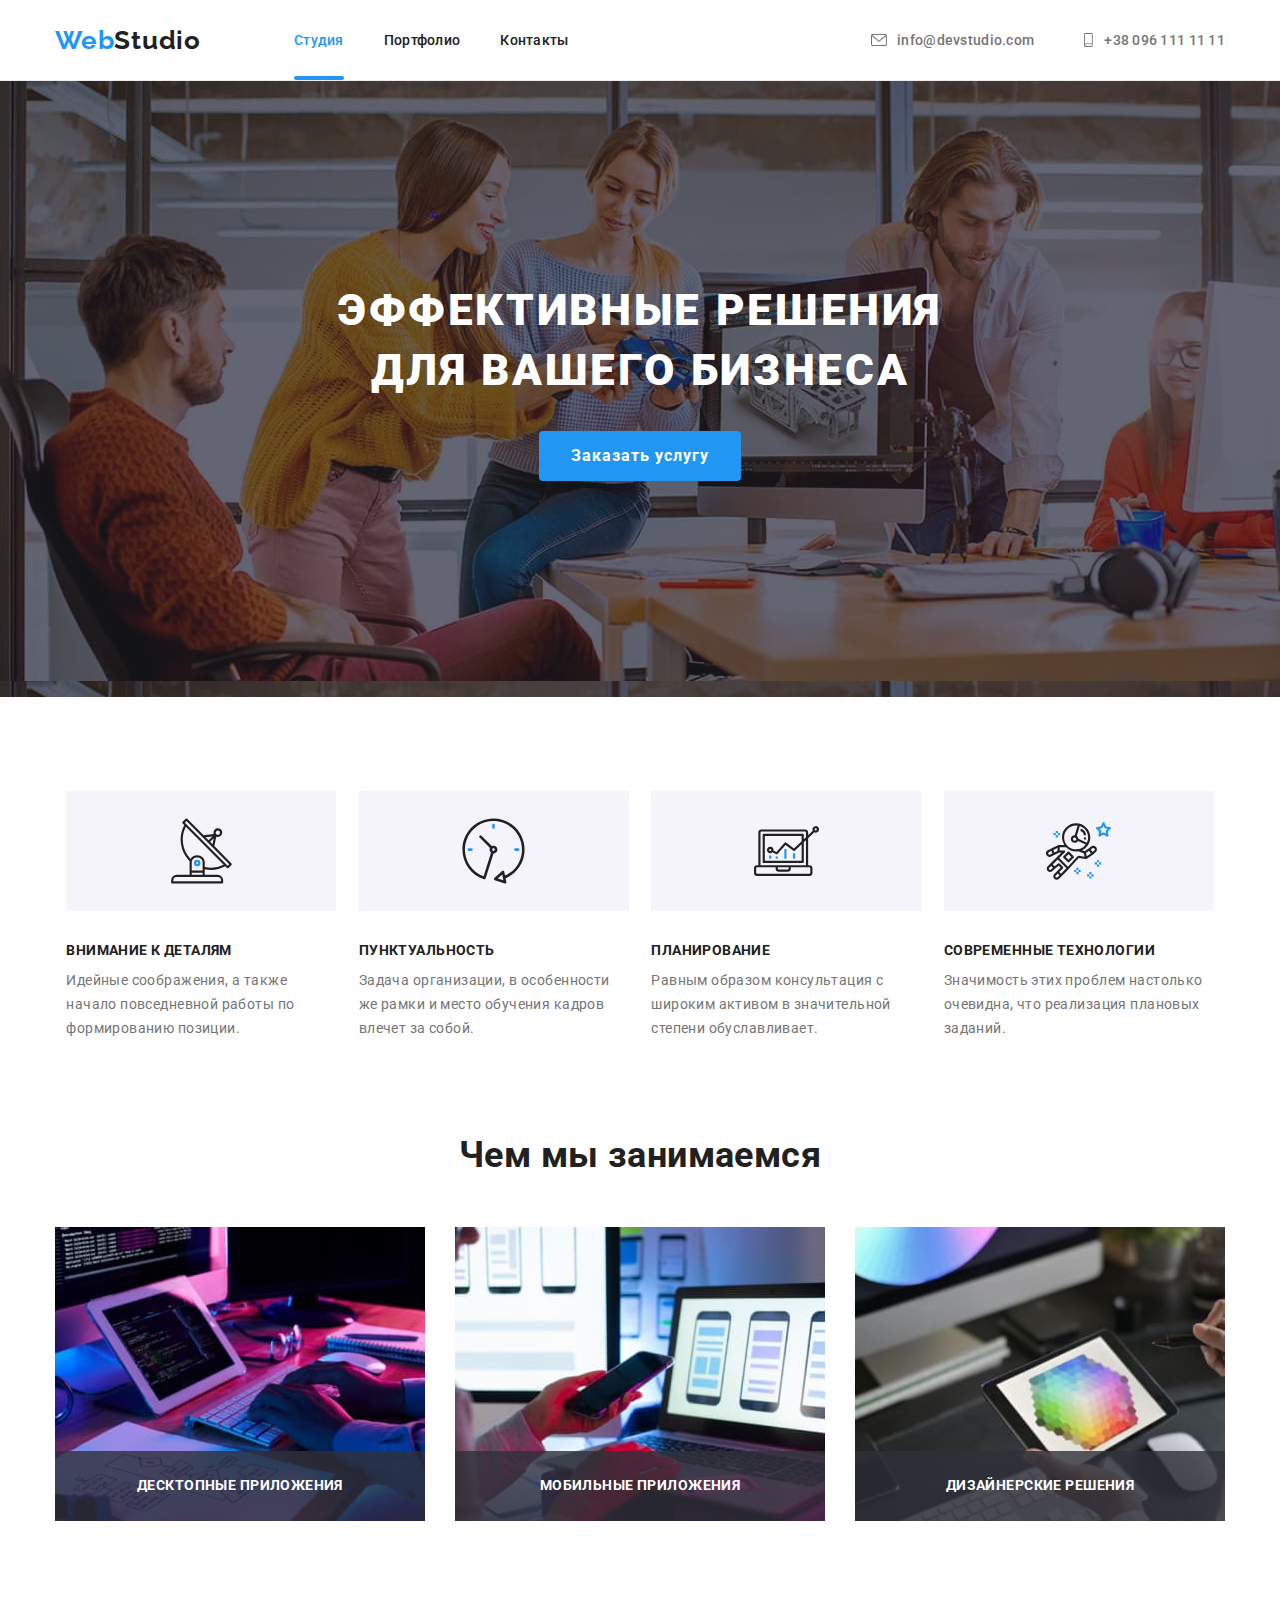
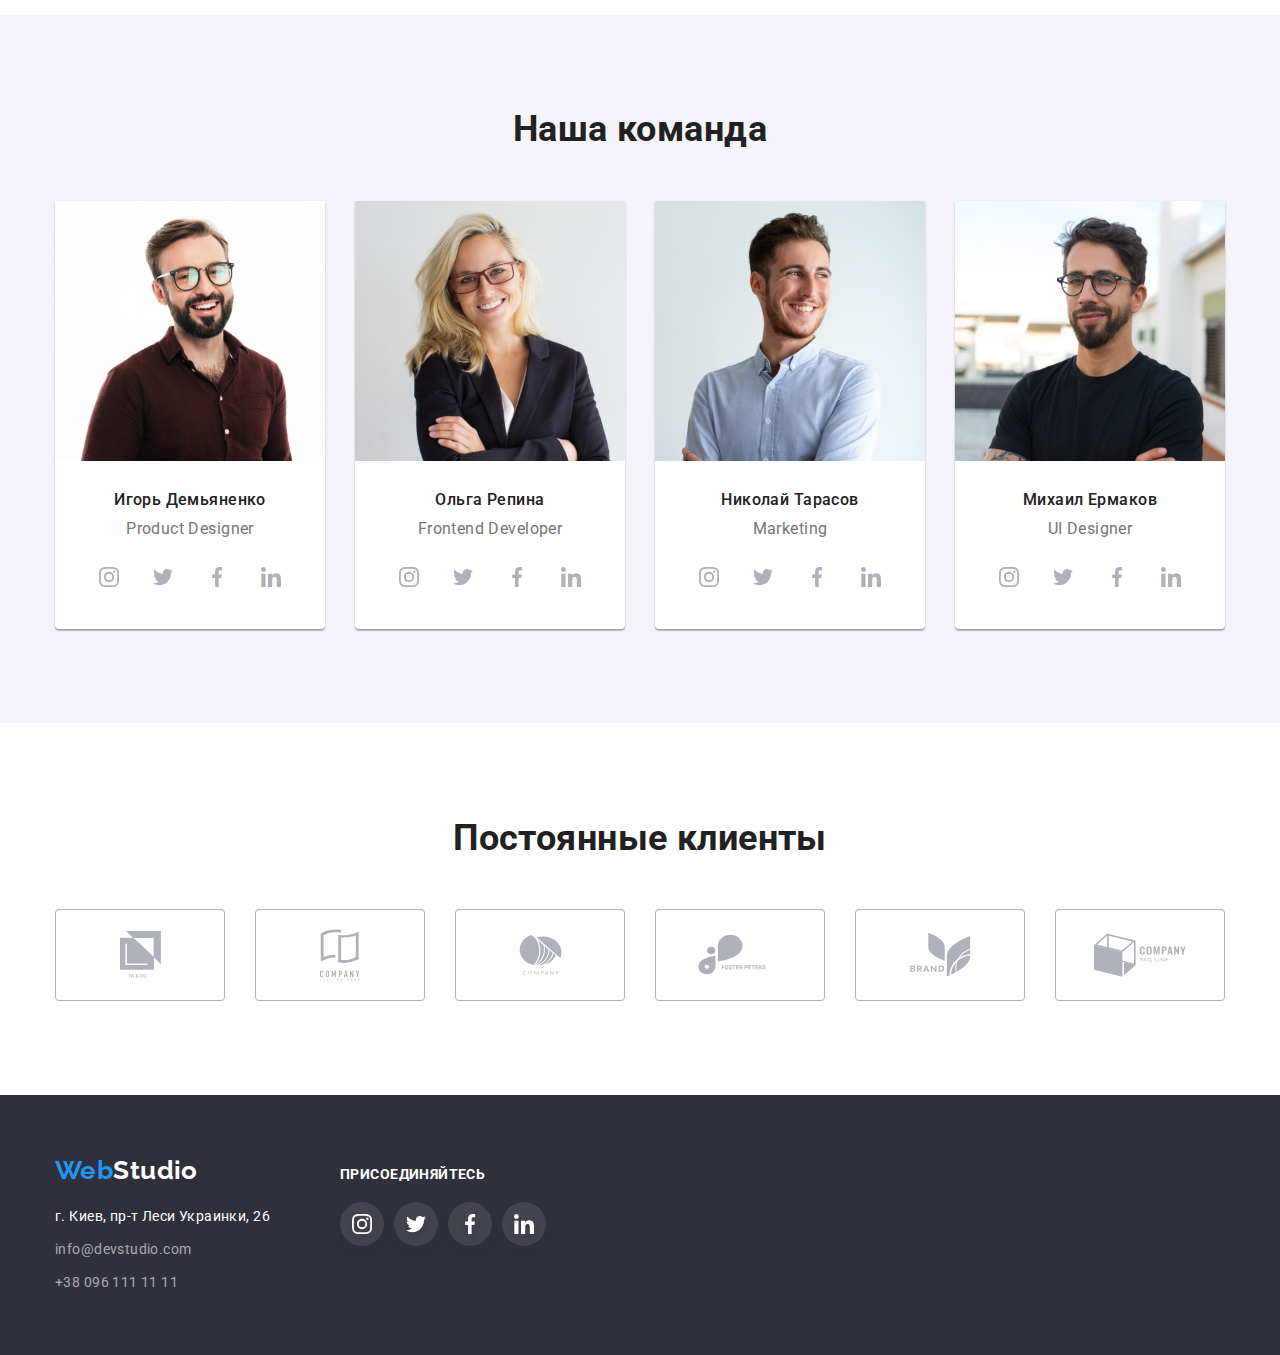
<file: index.html>
<!DOCTYPE html>
<html lang="ru">
  <head>
    <meta charset="UTF-8" />
    <meta http-equiv="X-UA-Compatible" content="IE=edge" />
    <meta name="viewport" content="width=device-width, initial-scale=1.0" />
    <title>Document</title>
    <link
      rel="stylesheet"
      href="https://cdnjs.cloudflare.com/ajax/libs/modern-normalize/1.1.0/modern-normalize.min.css"
    />
    <link rel="stylesheet" href="./css/style.css" />
    <!-- fonts -->
    <link rel="preconnect" href="https://fonts.googleapis.com" />
    <link rel="preconnect" href="https://fonts.gstatic.com" crossorigin />
    <link
      href="https://fonts.googleapis.com/css2?family=Raleway:wght@700&family=Roboto:wght@400;500;700;900&display=swap"
      rel="stylesheet"
    />
  </head>

  <body>
    <!-- shapka -->
    <header class="header head-line">
      <div class="container">
        <nav class="header-nav">
          <a class="header-logo link" href="./index.html"
            ><span class="blue-logo">Web</span>Studio</a
          >
          <ul class="header-list ul">
            <li class="header-item">
              <a class="header__link link current" href="">Студия</a>
            </li>
            <li class="header-item">
              <a class="header__link link" href="./portfolio.html">Портфолио</a>
            </li>
            <li class="header-item">
              <a class="header__link link" href="...">Контакты</a>
            </li>
          </ul>
          <ul class="header-contacts ul">
            <li class="contacts-item">
              <a class="mail link" href="mailto:info@devstudio.com">
                <svg class="icon-mail header__icon" width="16px" height="12px">
                  <use href="./images/svg/icons.svg#icon-envelope"></use>
                </svg>
                info@devstudio.com
              </a>
            </li>
            <li class="contacts-item">
              <a class="tel link" href="tel:+380961111111">
                <svg class="icon-phone header__icon" height="16" width="10">
                  <use href="./images/svg/icons.svg#icon-smartphone"></use>
                </svg>
                +38 096 111 11 11
              </a>
            </li>
          </ul>
        </nav>
      </div>
    </header>
    <!-- main -->
    <main>
      <!-- HERO -->
      <section class="hero">
        <div class="container">
          <h1 class="hero-text">Эффективные решения для вашего бизнеса</h1>
          <button class="hero-btn" type="button" data-modal-open>Заказать услугу</button>
        </div>
        >
      </section>
      <!-- benefits -->
      <section class="benefits section">
        <div class="container">
          <h2 class="title">Преимущества</h2>
          <ul class="benefits-list ul">
            <li class="benefits__item">
              <div class="benefits__icon">
                <svg class="icon-antenna-1" width="65px" height="70px">
                  <use href="./images/svg/icons.svg#icon-antenna-1"></use>
                </svg>
              </div>
              <h3 class="benefits-title">Внимание к деталям</h3>
              <p class="benefits-text">
                Идейные соображения, а также начало повседневной работы по формированию позиции.
              </p>
            </li>
            <li class="benefits__item">
              <div class="benefits__icon">
                <svg class="icon-antenna-1" width="65px" height="70px">
                  <use href="./images/svg/icons.svg#icon-clock-1"></use>
                </svg>
              </div>
              <h3 class="benefits-title">Пунктуальность</h3>
              <p class="benefits-text">
                Задача организации, в особенности же рамки и место обучения кадров влечет за собой.
              </p>
            </li>
            <li class="benefits__item">
              <div class="benefits__icon">
                <svg class="icon-antenna-1" width="65px" height="70px">
                  <use href="./images/svg/icons.svg#icon-diagram-1"></use>
                </svg>
              </div>
              <h3 class="benefits-title">Планирование</h3>
              <p class="benefits-text">
                Равным образом консультация с широким активом в значительной степени обуславливает.
              </p>
            </li>
            <li class="benefits__item">
              <div class="benefits__icon">
                <svg class="icon-antenna-1" width="65px" height="70px">
                  <use href="./images/svg/icons.svg#icon-astronaut-1"></use>
                </svg>
              </div>
              <h3 class="benefits-title">Современные технологии</h3>
              <p class="benefits-text">
                Значимость этих проблем настолько очевидна, что реализация плановых заданий.
              </p>
            </li>
          </ul>
        </div>
      </section>
      <!-- what are we doing -->
      <section class="working section">
        <div class="container">
          <h2 class="title">Чем мы занимаемся</h2>
          <ul class="working-list ul">
            <li class="work__img">
              <img src="./images/box_1.jpg" alt="working" width="370" height="294" />
              <div class="img__box">
              <p class="text">Десктопные приложения</p>
            </div>
            </li>
            <li class="work__img">
              <img src="./images/box_2.jpg" alt="working" width="370" height="294" />
              <div class="img__box">
              <p class="text">Мобильные приложения</p>
            </div>
            </li>
            <li class="work__img">
              <img src="./images/box_3.jpg" alt="working" width="370" height="294" />
              <div class="img__box">
              <p class="text">Дизайнерские решения</p>
            </div>
            </li>
          </ul>
        </div>
      </section>
      <!-- our team -->
      <section class="our-team section">
        <div class="container">
          <h2 class="title">Наша команда</h2>
          <ul class="team-list ul">
            <li class="team__item">
              <img src="./images/img.jpg" alt=" Irog Demyanenko" width="270" height="260" />
              <h3 class="team-name">Игорь Демьяненко</h3>
              <p class="team-descr">Product Designer</p>
              <ul class="sotial-media ul">
                <li class="media__item">
                  <a class="media__link" href="">
                    <svg class="media__icon" width="20px" height="20px">
                      <use href="./images/svg/icons.svg#icon-instagram-2"></use>
                    </svg>
                  </a>
                </li>
                <li class="media__item">
                  <a class="media__link" href="">
                    <svg class="media__icon" width="20px" height="20px">
                      <use href="./images/svg/icons.svg#icon-twitter-1"></use>
                    </svg>
                  </a>
                </li>
                <li class="media__item">
                  <a class="media__link" href="">
                    <svg class="media__icon" width="20px" height="20px">
                      <use href="./images/svg/icons.svg#icon-facebook-1"></use>
                    </svg>
                  </a>
                </li>
                <li class="media__item">
                  <a class="media__link" href="">
                    <svg class="media__icon" width="20px" height="20px">
                      <use href="./images/svg/icons.svg#icon-linkedin-1"></use>
                    </svg>
                  </a>
                </li>
              </ul>
            </li>
            <li class="team__item">
              <img src="./images/img(1)_(1).jpg" alt="Olga Repina" width="270" height="260" />
              <h3 class="team-name">Ольга Репина</h3>
              <p class="team-descr">Frontend Developer</p>
              <ul class="sotial-media ul">
                <li class="media__item">
                  <a class="media__link" href="">
                    <svg class="media__icon" width="20px" height="20px">
                      <use href="./images/svg/icons.svg#icon-instagram-2"></use>
                    </svg>
                  </a>
                </li>
                <li class="media__item">
                  <a class="media__link" href="">
                    <svg class="media__icon" width="20px" height="20px">
                      <use href="./images/svg/icons.svg#icon-twitter-1"></use>
                    </svg>
                  </a>
                </li>
                <li class="media__item">
                  <a class="media__link" href="">
                    <svg class="media__icon" width="20px" height="20px">
                      <use href="./images/svg/icons.svg#icon-facebook-1"></use>
                    </svg>
                  </a>
                </li>
                <li class="media__item">
                  <a class="media__link" href="">
                    <svg class="media__icon" width="20px" height="20px">
                      <use href="./images/svg/icons.svg#icon-linkedin-1"></use>
                    </svg>
                  </a>
                </li>
              </ul>
            </li>
            <li class="team__item">
              <img src="./images/img(2)_(1).jpg" alt="Nikolay Tarasov" width="270" height="260" />
              <h3 class="team-name">Николай Тарасов</h3>
              <p class="team-descr">Marketing</p>
              <ul class="sotial-media ul">
                <li class="media__item">
                  <a class="media__link" href="">
                    <svg class="media__icon" width="20px" height="20px">
                      <use href="./images/svg/icons.svg#icon-instagram-2"></use>
                    </svg>
                  </a>
                </li>
                <li class="media__item">
                  <a class="media__link" href="">
                    <svg class="media__icon" width="20px" height="20px">
                      <use href="./images/svg/icons.svg#icon-twitter-1"></use>
                    </svg>
                  </a>
                </li>
                <li class="media__item">
                  <a class="media__link" href="">
                    <svg class="media__icon" width="20px" height="20px">
                      <use href="./images/svg/icons.svg#icon-facebook-1"></use>
                    </svg>
                  </a>
                </li>
                <li class="media__item">
                  <a class="media__link" href="">
                    <svg class="media__icon" width="20px" height="20px">
                      <use href="./images/svg/icons.svg#icon-linkedin-1"></use>
                    </svg>
                  </a>
                </li>
              </ul>
            </li>
            <li class="team__item">
              <img src="./images/img(3)_(1).jpg" alt="Michail Yermakov" width="270" height="260" />
              <h3 class="team-name">Михаил Ермаков</h3>
              <p class="team-descr">UI Designer</p>
              <ul class="sotial-media ul">
                <li class="media__item">
                  <a class="media__link" href="">
                    <svg class="media__icon" width="20px" height="20px">
                      <use href="./images/svg/icons.svg#icon-instagram-2"></use>
                    </svg>
                  </a>
                </li>
                <li class="media__item">
                  <a class="media__link" href="">
                    <svg class="media__icon" width="20px" height="20px">
                      <use href="./images/svg/icons.svg#icon-twitter-1"></use>
                    </svg>
                  </a>
                </li>
                <li class="media__item">
                  <a class="media__link" href="">
                    <svg class="media__icon" width="20px" height="20px">
                      <use href="./images/svg/icons.svg#icon-facebook-1"></use>
                    </svg>
                  </a>
                </li>
                <li class="media__item">
                  <a class="media__link" href="">
                    <svg class="media__icon" width="20px" height="20px">
                      <use href="./images/svg/icons.svg#icon-linkedin-1"></use>
                    </svg>
                  </a>
                </li>
              </ul>
            </li>
          </ul>
        </div>
      </section>
      <!-- Regular customers -->
      <section class="customers section">
        <div class="container">
          <h2 class="title">Постоянные клиенты</h2>
          <ul class="customers-list ul">
            <li class="cust__item">
              <a class="cust__link link" href="">
                <svg class="cust-icon" width="41px" height="47px">
                  <use href="./images/svg/icons.svg#icon-group"></use>
                </svg>
              </a>
            </li>

            <li class="cust__item">
              <a class="cust__link link" href="">
                <svg class="cust-icon" width="40px" height="52px">
                  <use href="./images/svg/icons.svg#icon-group-1"></use>
                </svg>
              </a>
            </li>

            <li class="cust__item">
              <a class="cust__link link" href="">
                <svg class="cust-icon" width="43px" height="41px">
                  <use href="./images/svg/icons.svg#icon-group-2"></use>
                </svg>
              </a>
            </li>

            <li class="cust__item">
              <a class="cust__link link" href="">
                <svg class="cust-icon" width="84px" height="41px">
                  <use href="./images/svg/icons.svg#icon-group-3"></use>
                </svg>
              </a>
            </li>

            <li class="cust__item">
              <a class="cust__link link" href="">
                <svg class="cust-icon" width="63px" height="45px">
                  <use href="./images/svg/icons.svg#icon-group-4"></use>
                </svg>
              </a>
            </li>

            <li class="cust__item">
              <a class="cust__link link" href="">
                <svg class="cust-icon" width="94px" height="44px">
                  <use href="./images/svg/icons.svg#icon-group-5"></use>
                </svg>
              </a>
            </li>
          </ul>
        </div>
      </section>
    </main>
    <!-- footer -->
    <footer class="footer">
      <div class="container footter__position">
        <div class="footer__pos">
          <a class="footer-link link" href="./index.html"
            ><span class="blue-logo">Web</span>Studio</a
          >
          <address class="address">
            <ul class="address-list ul">
              <li>
                <a class="address-map link" href=""> г. Киев, пр-т Леси Украинки, 26</a>
              </li>
              <li>
                <a class="address-mail link" href="mailto:info@devstudio.com">info@devstudio.com</a>
              </li>
              <li>
                <a class="address-tel link" href="tel:+380961111111">+38 096 111 11 11</a>
              </li>
            </ul>
          </address>
        </div>
        <div class="footer__socia">
          <strong class="footer__socia__title">присоединяйтесь</strong>
          <ul class="footer__socia__list ul">
            <li class="footer__socia__item">
              <a class="footer__socia__link" href="">
                <svg class="footer__socia__icon" width="20px" height="20px">
                  <use href="./images/svg/icons.svg#icon-instagram-2"></use>
                </svg>
              </a>
            </li>
            <li class="footer__socia__item">
              <a class="footer__socia__link" href="">
                <svg class="footer__socia__icon" width="20px" height="20px">
                  <use href="./images/svg/icons.svg#icon-twitter-1"></use>
                </svg>
              </a>
            </li>
            <li class="footer__socia__item">
              <a class="footer__socia__link" href="">
                <svg class="footer__socia__icon" width="20px" height="20px">
                  <use href="./images/svg/icons.svg#icon-facebook-1"></use>
                </svg>
              </a>
            </li>
            <li class="footer__socia__item">
              <a class="footer__socia__link" href="">
                <svg class="footer__socia__icon" width="20px" height="20px">
                  <use href="./images/svg/icons.svg#icon-linkedin-1"></use>
                </svg>
              </a>
            </li>
          </ul>
        </div>
      </div>
    </footer> 
    <div class="backdrop is-hidden" data-modal>
      <div class="modal">
        <button class="modal__close__btn" type="button" data-modal-close>
          <svg width="18px" height="18px">
            <use href="./images/svg/icons.svg#icon-close-black-18dp-2-1"></use>
          </svg>
        </button>
      </div>
    </div>
    <script src="./js/modal.js"></script>
  </body>
</html>
</file>
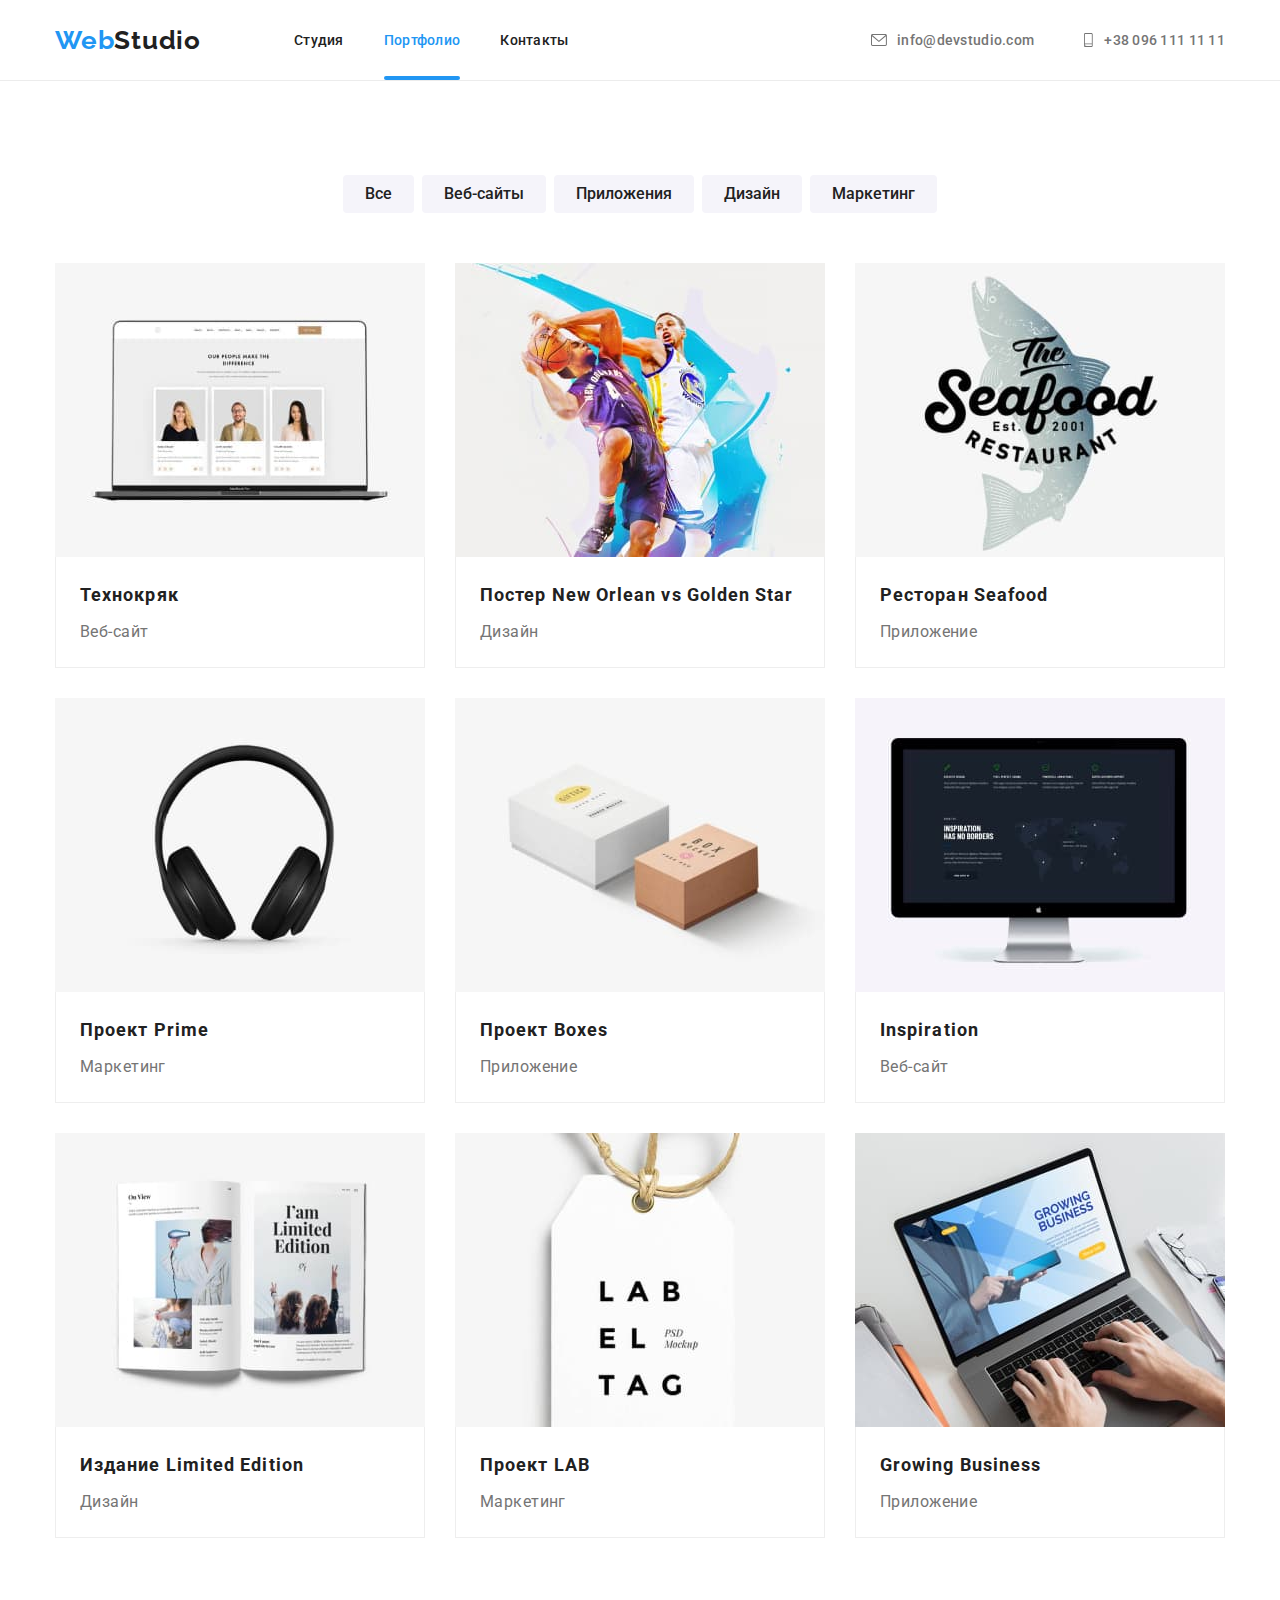
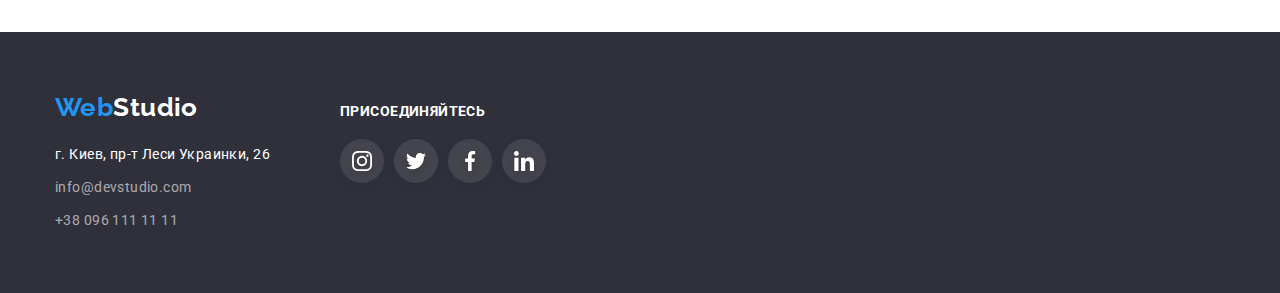
<file: portfolio.html>
<!DOCTYPE html>
<html lang="ru">
  <head>
    <meta charset="UTF-8" />
    <meta http-equiv="X-UA-Compatible" content="IE=edge" />
    <meta name="viewport" content="width=device-width, initial-scale=1.0" />
    <title>Document</title>
    <link
      rel="stylesheet"
      href="https://cdnjs.cloudflare.com/ajax/libs/modern-normalize/1.1.0/modern-normalize.min.css"
    />
    <link rel="stylesheet" href="./css/style.css" />
    <!-- fonts -->
    <link rel="preconnect" href="https://fonts.googleapis.com" />
    <link rel="preconnect" href="https://fonts.gstatic.com" crossorigin />
    <link
      href="https://fonts.googleapis.com/css2?family=Raleway:wght@700&family=Roboto:wght@400;500;700;900&display=swap"
      rel="stylesheet"
    />
  </head>
  <body>
    <!-- shapka -->
    <header class="header head-line">
      <div class="container">
        <nav class="header-nav">
          <a class="header-logo link" href="./index.html"
            ><span class="blue-logo">Web</span>Studio</a
          >
          <ul class="header-list ul">
            <li class="header-item">
              <a class="header__link link" href="./index.html">Студия</a>
            </li>
            <li class="header-item">
              <a class="header__link link current" href="./portfolio.html">Портфолио</a>
            </li>
            <li class="header-item">
              <a class="header__link link" href="...">Контакты</a>
            </li>
          </ul>
          <ul class="header-contacts ul">
            <li class="contacts-item">
              <a class="mail link" href="mailto:info@devstudio.com">
                <svg class="icon-mail header__icon" width="16px" height="12px">
                  <use href="./images/svg/icons.svg#icon-envelope"></use>
                </svg>
                info@devstudio.com
              </a>
            </li>
            <li class="contacts-item">
              <a class="tel link" href="tel:+380961111111">
                <svg class="icon-phone header__icon" height="16" width="10">
                  <use href="./images/svg/icons.svg#icon-smartphone"></use>
                </svg>
                +38 096 111 11 11
              </a>
            </li>
          </ul>
        </nav>
      </div>
    </header>
    <!-- MAIN -->
    <main>
      <!-- portfolio sect -->
      <section class="portfolio-section section">
        <div class="container">
          <h1 class="title">portfolio</h1>
          <ul class="portfolio-list ul">
            <li class="portfolio_item">
              <button class="portfolio-btn" type="button">Все</button>
            </li>
            <li class="portfolio_item">
              <button class="portfolio-btn" type="button">Веб-сайты</button>
            </li>
            <li class="portfolio_item">
              <button class="portfolio-btn" type="button">Приложения</button>
            </li>
            <li class="portfolio_item">
              <button class="portfolio-btn" type="button">Дизайн</button>
            </li>
            <li class="portfolio_item">
              <button class="portfolio-btn" type="button">Маркетинг</button>
            </li>
          </ul>
          <ul class="gallery ul">
            <li class="gallery__item">
              <a href="" class="gallery__link link">
                <div class="gallery__img">
                  <img
                    src="./images/studio pics/img_(13).jpg"
                    alt="photo 1"
                    width="370"
                    height="294"
                  />
                  <p class="gallery__hover__text">
                    Ресурс предлагает комплексные предложения с разным уровнем функционала и
                    сервисов. Все это позволит посетителю получить исчерпывающие сведения о компании
                    или частном лице.
                  </p>
                </div>
                <div class="gallery__div">
                  <h2 class="gallery-item-title">Технокряк</h2>
                  <p class="gallery-item-text">Веб-сайт</p>
                </div>
              </a>
            </li>
            <li class="gallery__item">
              <a href="" class="gallery__link link">
                <div class="gallery__img">
                  <img
                    src="./images/studio pics/img_(14).jpg"
                    alt="photo 2"
                    width="370"
                    height="294"
                  />
                  <p class="gallery__hover__text">
                    Ресурс предлагает комплексные предложения с разным уровнем функционала и
                    сервисов. Все это позволит посетителю получить исчерпывающие сведения о компании
                    или частном лице.
                  </p>
                </div>
                <div class="gallery__div">
                  <h2 class="gallery-item-title">Постер New Orlean vs Golden Star</h2>
                  <p class="gallery-item-text">Дизайн</p>
                </div>
              </a>
            </li>

            <li class="gallery__item">
              <a href="" class="gallery__link link">
                <div class="gallery__img">
                  <img
                    src="./images/studio pics/img_(15).jpg"
                    alt="photo 3"
                    width="370"
                    height="294"
                  />
                  <p class="gallery__hover__text">
                    Ресурс предлагает комплексные предложения с разным уровнем функционала и
                    сервисов. Все это позволит посетителю получить исчерпывающие сведения о компании
                    или частном лице.
                  </p>
                </div>
                  <div class="gallery__div">
                    <h2 class="gallery-item-title">Ресторан Seafood</h2>
                    <p class="gallery-item-text">Приложение</p>
                  </div>
              </a>
            </li>
            <li class="gallery__item">
              <a href="" class="gallery__link link">
                <div class="gallery__img">
                  <img
                    src="./images/studio pics/img_(16).jpg"
                    alt="photo 4"
                    width="370"
                    height="294"
                  />
                  <p class="gallery__hover__text">
                    Ресурс предлагает комплексные предложения с разным уровнем функционала и
                    сервисов. Все это позволит посетителю получить исчерпывающие сведения о компании
                    или частном лице.
                  </p>
                </div>
                <div class="gallery__div">
                  <h2 class="gallery-item-title">Проект Prime</h2>
                  <p class="gallery-item-text">Маркетинг</p>
                </div>
              </a>
            </li>
            <li class="gallery__item">
              <a href="" class="gallery__link link">
                <div class="gallery__img">
                  <img
                    src="./images/studio pics/img_(18).jpg"
                    alt="photo 5"
                    width="370"
                    height="294"
                  />
                  <p class="gallery__hover__text">
                    Ресурс предлагает комплексные предложения с разным уровнем функционала и
                    сервисов. Все это позволит посетителю получить исчерпывающие сведения о компании
                    или частном лице.
                  </p>
                </div>
                <div class="gallery__div">
                  <h2 class="gallery-item-title">Проект Boxes</h2>
                  <p class="gallery-item-text">Приложение</p>
                </div>
              </a>
            </li>
            <li class="gallery__item">
              <a href="" class="gallery__link link">
                <div class="gallery__img">
                  <img
                    src="./images/studio pics/img_(17).jpg"
                    alt="photo 6"
                    width="370"
                    height="294"
                  />
                  <p class="gallery__hover__text">
                    Ресурс предлагает комплексные предложения с разным уровнем функционала и
                    сервисов. Все это позволит посетителю получить исчерпывающие сведения о компании
                    или частном лице.
                  </p>
                </div>
                <div class="gallery__div">
                  <h2 class="gallery-item-title">Inspiration</h2>
                  <p class="gallery-item-text">Веб-сайт</p>
                </div>
              </a>
            </li>
            <li class="gallery__item">
              <a href="" class="gallery__link link">
                <div class="gallery__img">
                  <img
                    src="./images/studio pics/img_(10).jpg"
                    alt="photo 7"
                    width="370"
                    height="294"
                  />
                  <p class="gallery__hover__text">
                    Ресурс предлагает комплексные предложения с разным уровнем функционала и
                    сервисов. Все это позволит посетителю получить исчерпывающие сведения о компании
                    или частном лице.
                  </p>
                </div>
                <div class="gallery__div">
                  <h2 class="gallery-item-title">Издание Limited Edition</h2>
                  <p class="gallery-item-text">Дизайн</p>
                </div>
              </a>
            </li>
            <li class="gallery__item">
              <a href="" class="gallery__link link">
                <div class="gallery__img">
                  <img
                    src="./images/studio pics/img_(11).jpg"
                    alt="photo 8"
                    width="370"
                    height="294"
                  />
                  <p class="gallery__hover__text">
                    Ресурс предлагает комплексные предложения с разным уровнем функционала и
                    сервисов. Все это позволит посетителю получить исчерпывающие сведения о компании
                    или частном лице.
                  </p>
                </div>
                <div class="gallery__div">
                  <h2 class="gallery-item-title">Проект LAB</h2>
                  <p class="gallery-item-text">Маркетинг</p>
                </div>
              </a>
            </li>
            <li class="gallery__item">
              <a href="" class="gallery__link link">
                <div class="gallery__img">
                  <img
                    src="./images/studio pics/img_(12).jpg"
                    alt="photo 9"
                    width="370"
                    height="294"
                  />
                  <p class="gallery__hover__text">
                    Ресурс предлагает комплексные предложения с разным уровнем функционала и
                    сервисов. Все это позволит посетителю получить исчерпывающие сведения о компании
                    или частном лице.
                  </p>
                </div>
                <div class="gallery__div">
                  <h2 class="gallery-item-title">Growing Business</h2>
                  <p class="gallery-item-text">Приложение</p>
                </div>
              </a>
            </li>
          </ul>
        </div>
      </section>
    </main>
    <!-- footer -->
    <footer class="footer">
      <div class="container footter__position">
        <div class="footer__pos">
          <a class="footer-link link" href="./index.html"
            ><span class="blue-logo">Web</span>Studio</a
          >
          <address class="address">
            <ul class="address-list ul">
              <li>
                <a class="address-map link" href=""> г. Киев, пр-т Леси Украинки, 26</a>
              </li>
              <li>
                <a class="address-mail link" href="mailto:info@devstudio.com">info@devstudio.com</a>
              </li>
              <li>
                <a class="address-tel link" href="tel:+380961111111">+38 096 111 11 11</a>
              </li>
            </ul>
          </address>
        </div>
        <div class="footer__socia">
          <strong class="footer__socia__title">присоединяйтесь</strong>
          <ul class="footer__socia__list ul">
            <li class="footer__socia__item">
              <a class="footer__socia__link" href="">
                <svg class="footer__socia__icon" width="20px" height="20px">
                  <use href="./images/svg/icons.svg#icon-instagram-2"></use>
                </svg>
              </a>
            </li>
            <li class="footer__socia__item">
              <a class="footer__socia__link" href="">
                <svg class="footer__socia__icon" width="20px" height="20px">
                  <use href="./images/svg/icons.svg#icon-twitter-1"></use>
                </svg>
              </a>
            </li>
            <li class="footer__socia__item">
              <a class="footer__socia__link" href="">
                <svg class="footer__socia__icon" width="20px" height="20px">
                  <use href="./images/svg/icons.svg#icon-facebook-1"></use>
                </svg>
              </a>
            </li>
            <li class="footer__socia__item">
              <a class="footer__socia__link" href="">
                <svg class="footer__socia__icon" width="20px" height="20px">
                  <use href="./images/svg/icons.svg#icon-linkedin-1"></use>
                </svg>
              </a>
            </li>
          </ul>
        </div>
      </div>
    </footer>
  </body>
</html>
</file>
<file: css/style.css>
*html {
  box-sizing: border-box;
}
:root {
  /* fonts */
  --secondaty-font: 'Raleway', sans-serif;
  --main-font-: 'Roboto', sans-serif;

  /* text-colors */
  --primary-color: rgba(33, 33, 33, 1);
  --accent-color: rgba(33, 150, 243, 1);
  --white-color: #ffffff;
  --grey-color: #757575;
  --icon-grey-color: #afb1b8;
  --icon-blue-color: #2196f3;

  /* bg-colors */
  --white-bg-color: #ffffff;
  --dark-bg-color: #2f303a;
  --grey-bg-color: #f5f4fa;
  --accent-bg-color: rgba(33, 150, 243, 1);
  --hero-brn-bg: #188ce8;
  /* others */
  --items: 3;
  --indent: 30px;

  --anim: 250ms cubic-bezier(0.4, 0, 0.2, 1);
}

* body {
  font-family: var(--main-font-);
  color: var(--primary-color);
  font-size: 14px;
  background-color: var(--white-bg-color);
  letter-spacing: 0.03em;
}

h1,
h2,
h3,
p {
  margin: 0;
  padding: 0;
}

img {
  display: block;
  margin: 0;
  padding: 0;
}
/* common styles start */
.link {
  text-decoration: none;
}
.ul {
  list-style: none;
  padding: 0;
  margin: 0;
}

.section {
  padding-top: 94px;
  padding-bottom: 94px;
}

.container {
  width: 1200px; /*тут були борти 1піксель, тому довелось підлатати на колінці*/
  padding-left: 15px;
  padding-right: 15px;
  margin-left: auto;
  margin-right: auto;
}

/* common styles end */

/* HEADER */
.header {
  background-color: var(--white-bg-color);
}

.head-line {
  border-bottom: 1px solid #ececec;
}

.header-nav {
  display: flex;
  align-items: center;
}

.header-list {
  display: flex;
}

.header__link {
  display: block;
  position: relative;

  padding-top: 32px;
  padding-bottom: 32px;

  transition: var(--anim);
}

.current::after {
  content: '';
  display: inline-block;
  width: 100%;
  height: 4px;
  position: absolute;
  bottom: 0;
  left: 0;
  background: var(--accent-color);
  border-radius: 2px;
}

.header-item:not(:last-child) {
  margin-right: 40px;
}

.header-contacts {
  letter-spacing: 0.02em;

  display: flex;
  margin-left: auto;
}
.header-contacts .contacts-item:not(:last-child) {
  margin-right: 50px;
}

.header-nav .link {
  color: var(--primary-color);
}

.header-contacts .link {
  color: var(--grey-color);
}

/* logo */
.header-logo {
  font-weight: 700;
  font-size: 26px;
  line-height: 1.19;
  letter-spacing: 0.03em;
  font-family: var(--secondaty-font);

  margin-right: 93px;
}

.blue-logo {
  color: var(--accent-color);
}

.header-list .link.current {
  color: var(--accent-color);
}

.header-list,
.header-contacts {
  font-weight: 500;
  font-size: 14px;
  line-height: 16px;
  letter-spacing: 0.02em;

  transition: var(--anim);
}

.header-list .link:hover,
.header-list .link:focus {
  color: var(--accent-color);
}

.header-contacts .link:hover,
.header-contacts .link:focus {
  color: var(--accent-color);
}

.mail {
  display: flex;
  align-items: center;
  fill: var(--grey-color);
}

.tel {
  display: flex;
  align-items: center;
  fill: var(--grey-color);
}

.icon-phone,
.icon-mail {
  margin-right: 10px;
}

.contacts-item:hover .header__icon,
.contacts-item:focus .header__icon {
  fill: var(--icon-blue-color);
}

/* .icon-mail{
    fill: currentColor ;
} */

/* hero section */
.hero {
  background-color: var(--dark-bg-color);
  text-align: center;
  padding-top: 200px;
  padding-bottom: 200px;
  background-image: linear-gradient(to right, rgba(47, 48, 58, 0.4), rgba(47, 48, 58, 0.4)),
    url(../images/hero-img.jpg);

  max-width: 1600px;
  margin-left: auto;
  margin-right: auto;
}

.hero-text {
  font-weight: 900;
  font-size: 44px;
  line-height: 1.36;
  letter-spacing: 0.06em;
  text-transform: uppercase;
  color: var(--white-color);

  width: 696px;
  margin: auto;
  margin-bottom: 30px;
}

.hero-btn {
  font-weight: 700;
  font-size: 16px;
  line-height: 1.88;
  letter-spacing: 0.06em;
  color: #ffffff;

  border-radius: 4px;
  background-color: var(--accent-color);
  padding: 10px 32px;
  border: none;

  transition: var(--anim);
}
.hero-btn:hover,
.hero-btn:focus {
  background-color: var(--hero-brn-bg);
  cursor: pointer;
}

/* benefits */
.benefits {
  background-color: var(--white-bg-color);
}

.benefits .title {
  visibility: hidden;
  position: absolute;
  width: 1px;
  height: 1px;
  margin: -1px;
  padding: 0;
  overflow: hidden;
  border: 0;
  clip: rect(0 0 0 0);
}

.benefits-list {
  justify-content: space-around;
  display: flex;
}

.benefits__item {
  width: 270px;
}

.benefits__icon {
  width: 270px;
  height: 120px;
  background-color: var(--grey-bg-color);
  display: flex;
  justify-content: center;
  align-items: center;
  margin-bottom: 30px;
}

.benefits-title {
  font-weight: 700;
  font-size: 14px;
  line-height: 1.33;
  text-transform: uppercase;
  color: var(--primary-color);

  margin-bottom: 10px;
}

.benefits-text {
  font-weight: 400;
  font-size: 14px;
  line-height: 1.71;
  color: var(--grey-color);
}

/* what ARE WE DOING HERE DUDE PLZ HEPL */

.working {
  padding-top: 0;
  background-color: var(--white-bg-color);
}

.working .title {
  font-weight: 700;
  font-size: 36px;
  line-height: 1.16;
  text-align: center;

  margin-bottom: 50px;
  color: var(--primary-color);
}

.working-list {
  display: flex;
}

.work__img {
  position: relative;
}

.work__img:not(:last-child) {
  margin-right: 30px;
}

.img__box {
  position: absolute;
  width: 100%;
  height: 70px;
  bottom: 0;
  /* left: 50%;
  transform: translate(-50%, 0); */

  display: flex;
  align-items: center;
  justify-content: center;
  background-image: linear-gradient(to right, rgba(47, 48, 58, 0.8), rgba(47, 48, 58, 0.8));

  font-weight: 700;
  font-size: 14px;
  line-height: 1.14;
  letter-spacing: 0.03em;
  text-transform: uppercase;
}

.working .text {
  color: #ffffff;
}

/* oUR team */
.our-team {
  background-color: var(--grey-bg-color);
}
.our-team .title {
  font-weight: 700;
  font-size: 36px;
  line-height: 1.16;
  text-align: center;
  color: var(--primary-color);

  margin-bottom: 50px;
}

.team-list {
  display: flex;
}

.team__item {
  background: #ffffff;
  box-shadow: 0px 1px 3px rgba(0, 0, 0, 0.12), 0px 1px 1px rgba(0, 0, 0, 0.14),
    0px 2px 1px rgba(0, 0, 0, 0.2);
  border-radius: 0px 0px 4px 4px;
}

.team__item:not(:last-child) {
  margin-right: 30px;
}

.team-name {
  font-weight: 500;
  font-size: 16px;
  line-height: 1.18;
  text-align: center;
  color: var(--primary-color);
  margin-top: 30px;
  margin-bottom: 10px;
}

.team-descr {
  font-size: 16px;
  line-height: 1.18;
  text-align: center;
  color: var(--grey-color);
  margin-bottom: 16px;
}

.sotial-media {
  display: flex;
  justify-content: center;
  align-items: center;
  margin-bottom: 30px;
}

.media__link {
  display: flex;
  justify-content: center;
  align-items: center;
  width: 44px;
  height: 44px;
  color: var(--icon-grey-color);
  background-color: var(--white-color);
  border-radius: 50%;

  transition: var(--anim);
}

.media__item:not(:last-child) {
  margin-right: 10px;
}

/* .media__icon{
    color: var(--grey-color);
} */

/* .media__link:hover ,
.media__link:focus{
    background-color: var(--accent-color);

} */

.media__link:hover,
.media__link:focus {
  background-color: var(--accent-color);
  color: var(--white-color);
}

.media__icon {
  fill: currentColor;
}

.customers .title {
  text-align: center;
  font-family: 'Roboto';
  font-style: normal;
  font-weight: 700;
  font-size: 36px;
  line-height: 42px;
  color: var(--primary-color);

  margin-bottom: 50px;
}

.customers-list {
  display: flex;
  justify-content: center;
  flex-wrap: wrap;
}

.cust__item {
  display: flex;
  border: 1px solid #afb1b8;
  border-radius: 4px;
  width: 170px;
  height: 92px;

  justify-content: center;
  align-items: center;

  transition: var(--anim);
}

.cust__link {
  display: flex;
  justify-content: center;
  align-items: center;
  width: 106px;
  height: 60px;
}

.cust-icon {
  display: flex;
  justify-content: center;
  align-items: center;
}

.cust__item:not(:last-child) {
  margin-right: 30px;
}

.cust__link {
  color: var(--icon-grey-color);
}

.cust__item:hover,
.cust__item:focus {
  border-color: var(--icon-blue-color);
}
.cust__item:hover .cust__link,
.cust__item:focus .cust__link {
  border-color: var(--icon-blue-color);
  color: var(--icon-blue-color);
}

/* .cust__link:hover,
.cust__link:focus{
    color: currentColor;
} */

.cust-icon {
  fill: currentColor;
}

/* ----------------- */

/* 2ND PAGE- PORTFOLIO */

/* ----------------- */

.portfolio-section {
  background-color: var(--white-bg-color);
}

.portfolio-section .title {
  visibility: hidden;
  position: absolute;
  width: 1px;
  height: 1px;
  margin: -1px;
  padding: 0;
  overflow: hidden;
  border: 0;
  clip: rect(0 0 0 0);
}

.portfolio-list {
  display: flex;
  justify-content: center;
  margin-bottom: 50px;
}

.portfolio-btn {
  color: var(--primary-color);
  background-color: var(--grey-bg-color);
  font-weight: 500;
  font-size: 16px;
  line-height: 1.62;
  text-align: center;
  cursor: pointer;

  border-radius: 4px;
  padding: 6px 22px;
  border: none;

  transition: var(--anim);
}

.portfolio_item:not(:last-child) {
  margin-right: 8px;
}

.portfolio-btn:hover,
.portfolio-btn:focus {
  color: var(--white-color);
  background-color: var(--accent-bg-color);
  box-shadow: 0px 3px 1px rgba(0, 0, 0, 0.1), 0px 1px 2px rgba(0, 0, 0, 0.08),
    0px 2px 2px rgba(0, 0, 0, 0.12);
}

.gallery {
  display: flex;
  flex-wrap: wrap;
}

.gallery__item {
  flex-basis: calc((100% - var(--indent) * var(--items)) / var(--items));
  margin-right: var(--indent);
  margin-bottom: var(--indent);

  transition: var(--anim);
}

.gallery__item:nth-child(3n) {
  margin-right: 0;
}

.gallery__item:nth-last-child(-n + 3) {
  margin-bottom: 0px;
}

.gallery__item:hover,
.gallery__item:focus {
  box-shadow: 0px 1px 1px rgba(0, 0, 0, 0.12), 0px 4px 4px rgba(0, 0, 0, 0.06),
    1px 4px 6px rgba(0, 0, 0, 0.16);
}

/* .gallery__item{
    margin-bottom: 30px;
    margin-right: 30px;
}

.gallery__item:nth-child(3n){
    margin-right: 0;
}

.gallery__item:nth-last-child(-n + 3){
margin-bottom: 0px;
} */

.gallery__link {
  display: block;
}

.gallery__img {
  /* display: block;
  align-items: center; */
  position: relative;
  overflow: hidden;
}

.gallery__hover__text {
  /* display: block; */
  /* align-items: center; */
  top: 0;
  left: 0;
  position: absolute;
  background-color: rgba(33, 150, 243, 0.9);

  transform: translateY(101%);
  transition: var(--anim);
  /* opacity: 0; */
  width: 100%;
  height: 100%;
  padding: 63px 24px;
  font-size: 18px;
  line-height: 1.56;
  letter-spacing: 0.03em;
  color: var(--white-color);
}

.gallery__link:hover .gallery__hover__text,
.gallery__link:focus .gallery__hover__text {
  transform: translateY(0);
  /* opacity: 1; */
}

.gallery-item-title {
  font-weight: 700;
  font-size: 18px;
  line-height: 2;
  letter-spacing: 0.06em;
  color: var(--primary-color);

  margin-bottom: 4px;
}

.gallery-item-text {
  font-size: 16px;
  line-height: 1.88;
  color: var(--grey-color);
}

.gallery__div {
  padding: 20px 24px;
  border: 1px solid #eeeeee;
  border-top: none;
}

/* --------- */

/* FOOTER */

/* --------- */

.footer {
  background-color: var(--dark-bg-color);

  padding-top: 60px;
  padding-bottom: 60px;
}

.footer-link {
  font-family: var(--secondaty-font);
  font-weight: 700;
  font-size: 26px;
  line-height: 1.19;
  color: var(--white-color);

  display: block;
  margin-bottom: 20px;
}

.footter__position {
  display: flex;
  align-items: baseline;
}

.address-list {
  margin-right: 70px;
}

.address {
  color: var(--white-color);
  line-height: 1.71;
  font-style: normal;
}

.address-map {
  color: #ffffff;
  line-height: 1.71;

  display: block;
  margin-bottom: 9px;

  transition: var(--anim);
}

.address-mail {
  color: rgba(255, 255, 255, 0.6);
  line-height: 1.71;
  font-style: normal;

  display: block;
  margin-bottom: 9px;

  transition: var(--anim);
}

.address-tel {
  color: rgba(255, 255, 255, 0.6);
  line-height: 1.71;
  font-style: normal;

  transition: var(--anim);
}

.address-map:hover,
.address-map:focus {
  cursor: pointer;
  color: var(--accent-color);
}

.address-mail:hover,
.address-mail:focus {
  cursor: pointer;
  color: var(--accent-color);
}

.address-tel:hover,
.address-tel:focus {
  cursor: pointer;
  color: var(--accent-color);
}

.footer__socia__title {
  font-family: 'Roboto';
  font-style: normal;
  font-weight: 700;
  font-size: 14px;
  line-height: 16px;
  letter-spacing: 0.03em;
  text-transform: uppercase;

  color: #ffffff;
}

.footer__pos .footer__socia {
}

.footer__socia__list {
  display: flex;
  margin-top: 20px;
}

.footer__socia__link {
  display: flex;
  justify-content: center;
  align-items: center;
  width: 44px;
  height: 44px;
  border-radius: 50%;
  fill: var(--white-color);
  background: rgba(255, 255, 255, 0.1);
  filter: drop-shadow(0px 4px 4px rgba(0, 0, 0, 0.25));

  transition: var(--anim);
}

.footer__socia__item {
}

.footer__socia__item:not(:last-child) {
  margin-right: 10px;
}

.footer__socia__link:hover,
.footer__socia__link:focus {
  background-color: var(--icon-blue-color);
}

/* MODAL */
.backdrop {
  position: fixed;
  top: 0;
  left: 0;
  width: 100%;
  height: 100%;

  background-color: rgba(0, 0, 0, 0.2);

opacity: 1;
visibility: visible;
pointer-events: initial;

transition: var(--anim);

}

.backdrop.is-hidden {
  opacity: 0;
  visibility: hidden;
  pointer-events: none;
}

.modal {
  width: 528px;
  height: 581px;
  background-color: var(--white-color);

  position: relative;
  top: 50%;
  left: 50%;
  transform: translate(-50%, -50%);

  
}

.modal__close__btn {
  position: absolute;
  top: 8px;
  right: 8px;

  width: 30px;
  height: 30px;

  display: flex;
  justify-content: center;
  align-items: center;

  border-radius: 50%;
  background: #ffffff;
  border: 1px solid rgba(0, 0, 0, 0.1);
}
</file>
